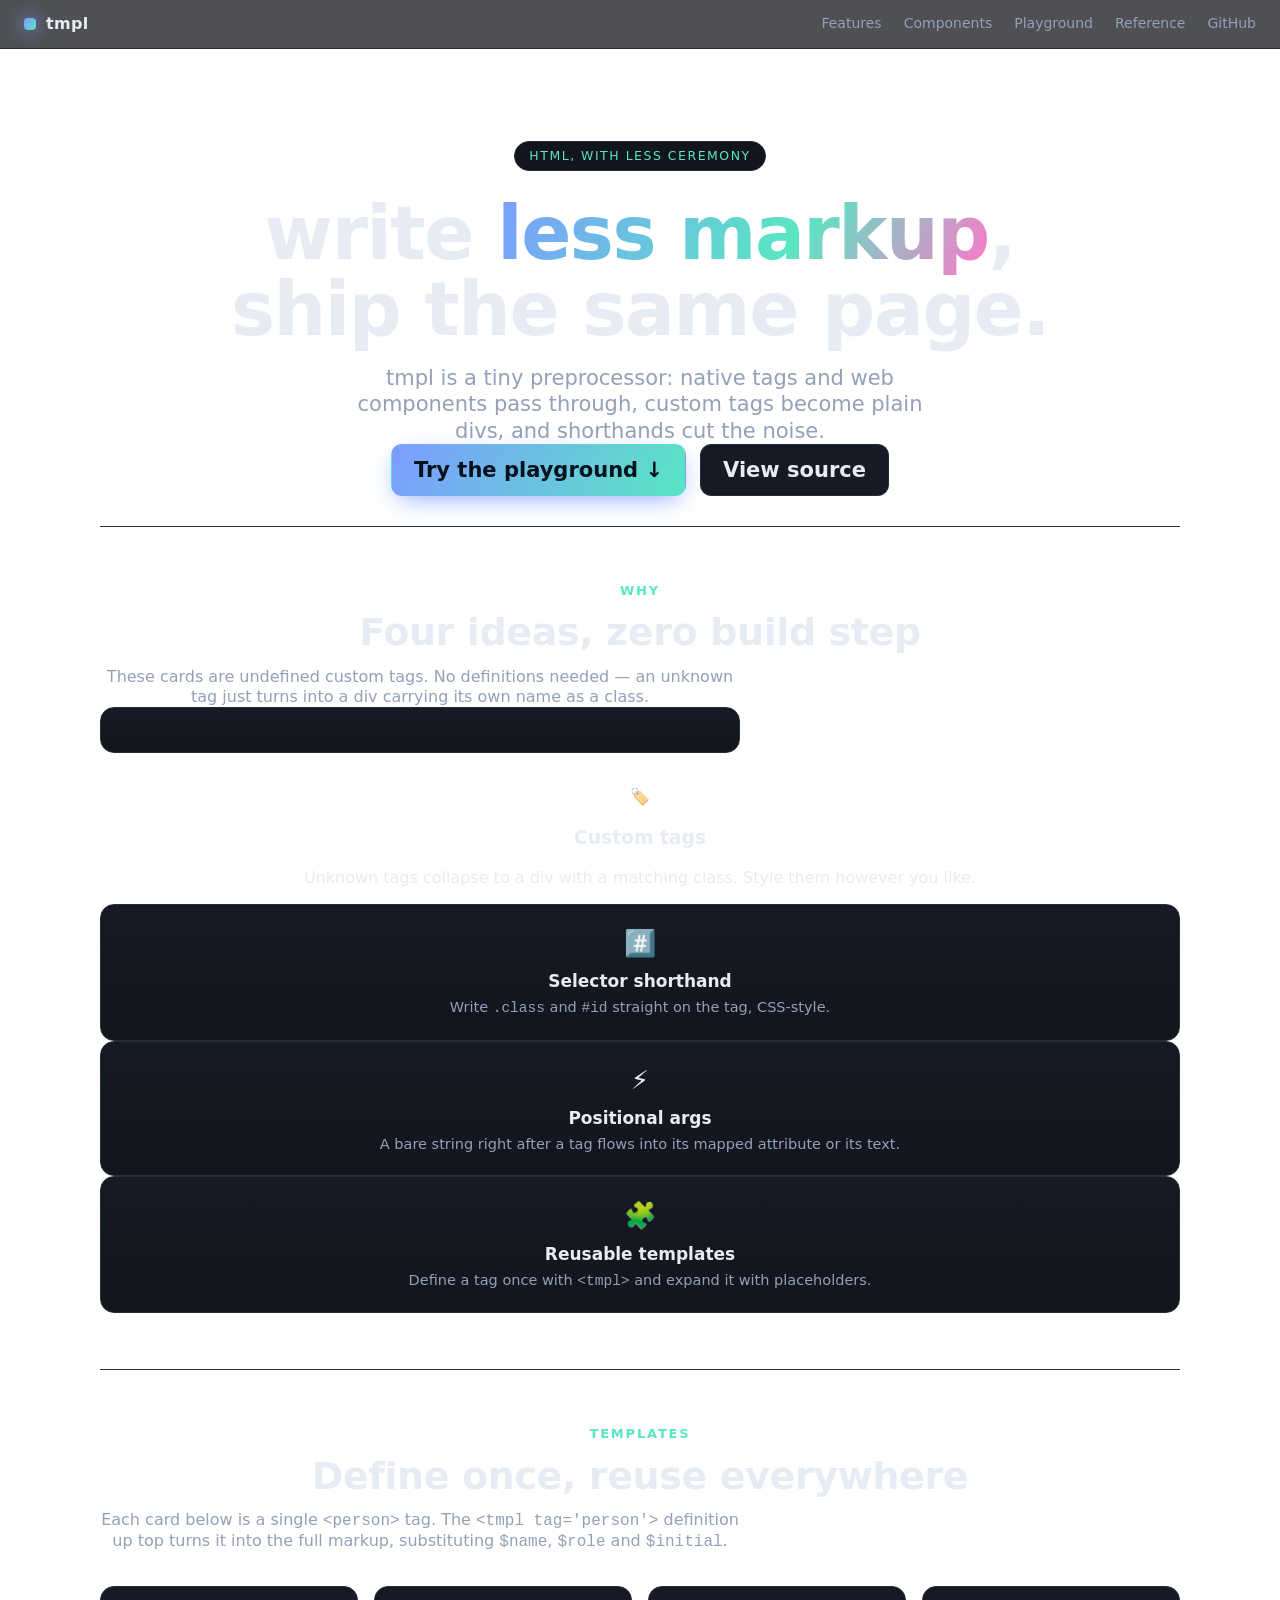
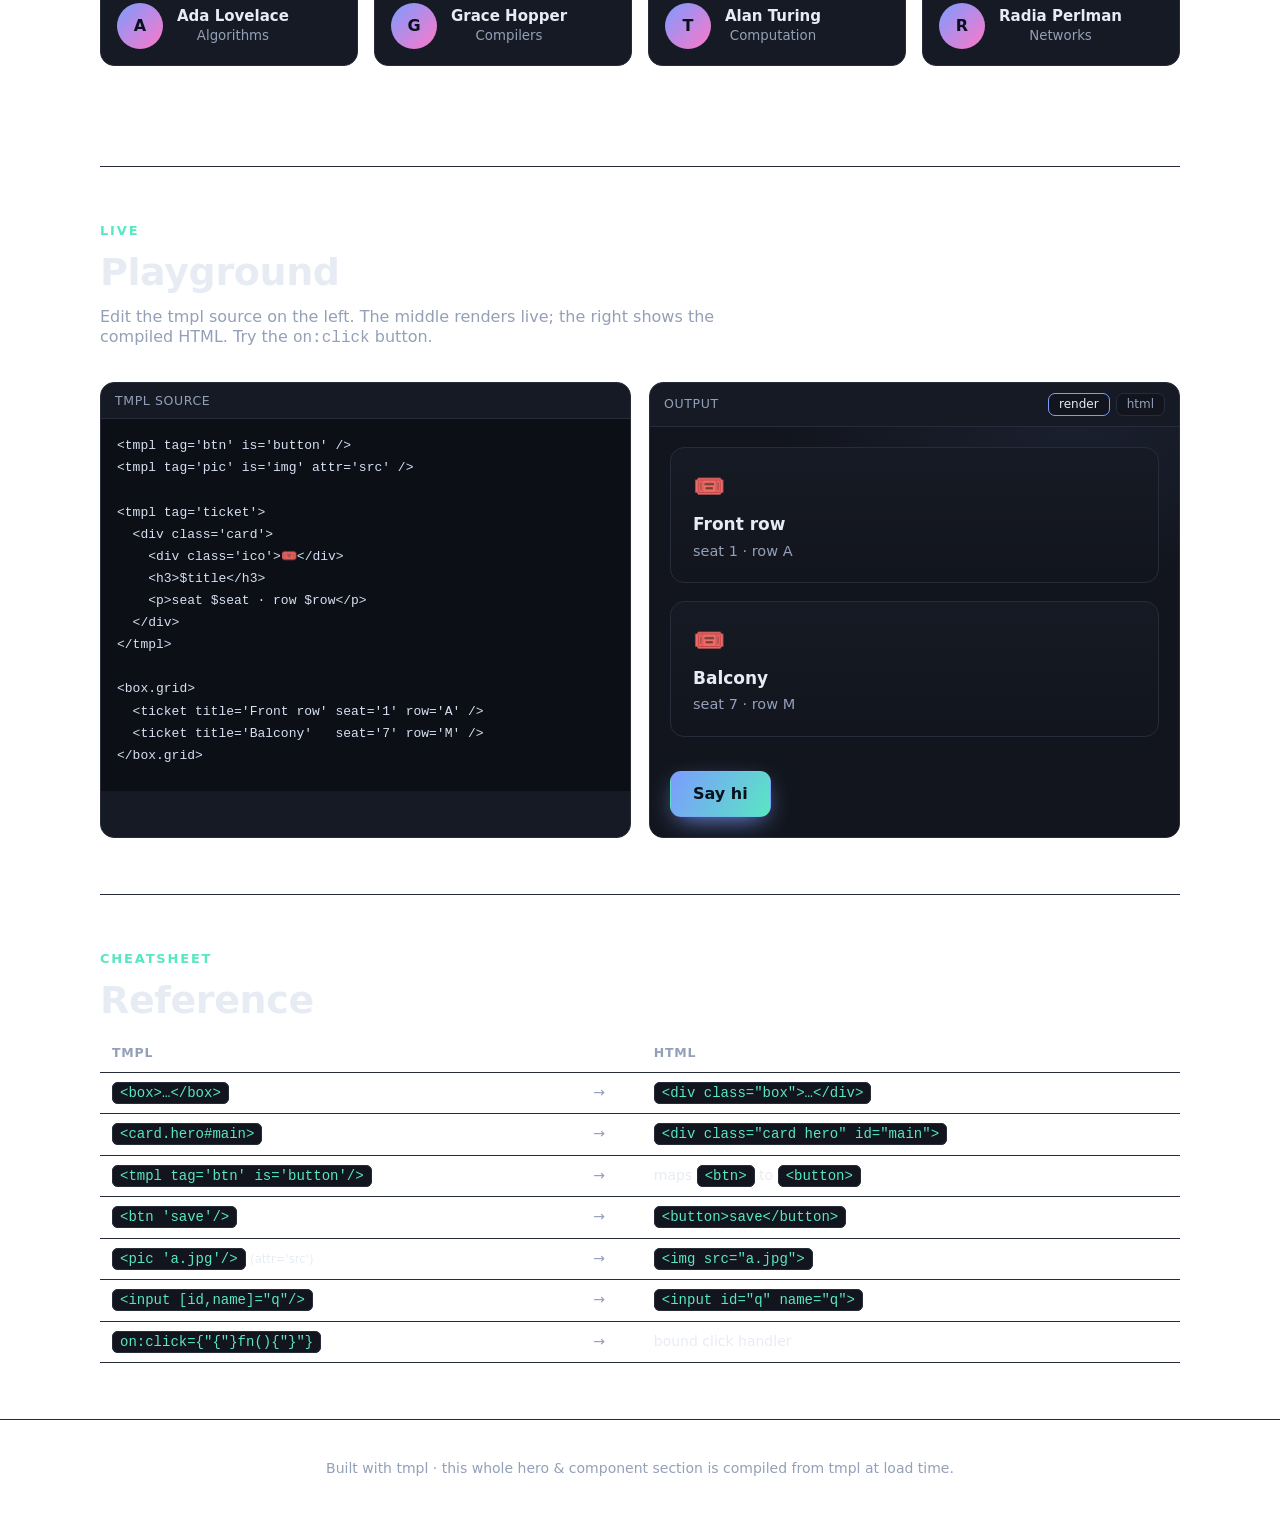
<file: index.html>
<!doctype html>
<html lang="en">
<head>
<meta charset="utf-8" />
<meta name="viewport" content="width=device-width, initial-scale=1" />
<title>tmpl — showcase</title>
<link rel="stylesheet" href="./index.css" />
<link rel="stylesheet" href="./tmpl.css" />
</head>
<body>

<nav class="nav">
  <div class="brand"><span class="dot"></span> tmpl</div>
  <div class="links">
    <a href="#features">Features</a>
    <a href="#components">Components</a>
    <a href="#playground">Playground</a>
    <a href="#reference">Reference</a>
    <a href="https://github.com/pulgasari/tmpl">GitHub</a>
  </div>
</nav>

<!-- =========================================================
     Everything below is written in tmpl, not HTML. It lives inside a
     <tmpl-root> web component, which self-upgrades and renders itself —
     no manual render() call. The inner <script type="text/tmpl"> keeps
     the source as raw text so the browser's parser can't mangle the
     shorthands (this also works from file://). To load from a separate
     file instead, use <tmpl-root src="app.tmpl"></tmpl-root> and serve it.
     ========================================================= -->

<script type="text/tmpl">

  <!-- define custom tags: shorthand mappings -->
  <tmpl tag='btn'  is='button' />
  <tmpl tag='href' is='a'       attr='href' />

  <!-- define a custom tag by template ($role / $name are attributes) -->
  <tmpl tag='person'>
    <div class='avatar'>
      <span class='ring'>$initial</span>
      <div>
        <b>$name</b>
        <small>$role</small>
      </div>
    </div>
  </tmpl>

  <div class='wrap'>

    <!-- HERO: undefined <hero> tag becomes <div class="hero"> -->
    <hero>
      <span class='badge'>html, with less ceremony</span>
      <h1>write <span class='g'>less markup</span>,<br/>ship the same page.</h1>
      <p.lede>
        tmpl is a tiny preprocessor: native tags and web components pass through,
        custom tags become plain divs, and shorthands cut the noise.
      </p.lede>
      <cta>
        <btn.btn.primary 'Try the playground ↓' on:click={location.hash='#playground'} />
        <href.btn.ghost 'https://github.com/pulgasari/tmpl'>View source</href.btn.ghost>
      </cta>
    </hero>

    <!-- FEATURES: <box> and <card> are undefined -> divs -->
    <section#features>
      <p.eyebrow>Why</p.eyebrow>
      <h2.title>Four ideas, zero build step</h2>
      <p.section-lede>These cards are undefined custom tags. No definitions needed — an unknown tag just turns into a div carrying its own name as a class.</p.section-lede>
      <box.grid>
        <card>
          <div.ico>🏷️</div>
          <h3>Custom tags</h3>
          <p>Unknown tags collapse to a div with a matching class. Style them however you like.</p>
        </card>
        <card>
          <div.ico>#️⃣</div>
          <h3>Selector shorthand</h3>
          <p>Write <code>.class</code> and <code>#id</code> straight on the tag, CSS-style.</p>
        </card>
        <card>
          <div.ico>⚡</div>
          <h3>Positional args</h3>
          <p>A bare string right after a tag flows into its mapped attribute or its text.</p>
        </card>
        <card>
          <div.ico>🧩</div>
          <h3>Reusable templates</h3>
          <p>Define a tag once with <code>&lt;tmpl&gt;</code> and expand it with placeholders.</p>
        </card>
      </box.grid>
    </section>

    <!-- COMPONENTS: template-defined <person> tag, expanded with placeholders -->
    <section#components>
      <p.eyebrow>Templates</p.eyebrow>
      <h2.title>Define once, reuse everywhere</h2>
      <p.section-lede>Each card below is a single <code>&lt;person&gt;</code> tag. The <code>&lt;tmpl tag='person'&gt;</code> definition up top turns it into the full markup, substituting <code>$name</code>, <code>$role</code> and <code>$initial</code>.</p>
      <box.people>
        <person name='Ada Lovelace'   role='Algorithms'   initial='A' />
        <person name='Grace Hopper'   role='Compilers'    initial='G' />
        <person name='Alan Turing'    role='Computation'  initial='T' />
        <person name='Radia Perlman'  role='Networks'     initial='R' />
      </box.people>
    </section>

  </div>
</script>

<!-- ================= PLAYGROUND (plain HTML, driven by the runtime) ================= -->
<div class="wrap">
  <section id="playground">
    <p class="eyebrow">Live</p>
    <h2 class="title">Playground</h2>
    <p class="section-lede">Edit the tmpl source on the left. The middle renders live; the right shows the compiled HTML. Try the <code>on:click</code> button.</p>
    <div class="play">
      <div class="pane">
        <div class="head"><span>tmpl source</span></div>
        <textarea id="src" spellcheck="false"></textarea>
      </div>
      <div class="pane">
        <div class="head">
          <span>output</span>
          <div class="tabs">
            <button id="tab-render" class="on" type="button">render</button>
            <button id="tab-html" type="button">html</button>
          </div>
        </div>
        <div class="preview" id="preview"></div>
        <pre class="out hidden" id="htmlout"></pre>
      </div>
    </div>
  </section>

  <!-- ================= REFERENCE ================= -->
  <section id="reference">
    <p class="eyebrow">Cheatsheet</p>
    <h2 class="title">Reference</h2>
    <table class="ref">
      <thead><tr><th>tmpl</th><th class="arrow"></th><th>html</th></tr></thead>
      <tbody>
        <tr><td><code>&lt;box&gt;…&lt;/box&gt;</code></td><td class="arrow">→</td><td><code>&lt;div class="box"&gt;…&lt;/div&gt;</code></td></tr>
        <tr><td><code>&lt;card.hero#main&gt;</code></td><td class="arrow">→</td><td><code>&lt;div class="card hero" id="main"&gt;</code></td></tr>
        <tr><td><code>&lt;tmpl tag='btn' is='button'/&gt;</code></td><td class="arrow">→</td><td>maps <code>&lt;btn&gt;</code> to <code>&lt;button&gt;</code></td></tr>
        <tr><td><code>&lt;btn 'save'/&gt;</code></td><td class="arrow">→</td><td><code>&lt;button&gt;save&lt;/button&gt;</code></td></tr>
        <tr><td><code>&lt;pic 'a.jpg'/&gt;</code> <small>(attr='src')</small></td><td class="arrow">→</td><td><code>&lt;img src="a.jpg"&gt;</code></td></tr>
        <tr><td><code>&lt;input [id,name]="q"/&gt;</code></td><td class="arrow">→</td><td><code>&lt;input id="q" name="q"&gt;</code></td></tr>
        <tr><td><code>on:click={"{"}fn(){"}"}</code></td><td class="arrow">→</td><td>bound click handler</td></tr>
      </tbody>
    </table>
  </section>
</div>

<footer>
  <div class="wrap">Built with tmpl · this whole hero &amp; component section is compiled from tmpl at load time.</div>
</footer>

<div class="toast" id="toast"></div>

<!-- ============================================================
     Runtime lives in /lib/*.js (ES modules). Importing tmpl.js
     auto-registers the <tmpl-root> web component, which renders the
     showcase above. Served over http(s) - e.g. GitHub Pages - so the
     module import resolves; opening the file via file:// won't (module
     CORS). For a no-server preview, `python3 -m http.server` then open
     http://localhost:8000/.
     ============================================================ -->
<script type="module">
  import { compile, render } from './lib/tmpl.js';

  // ---- playground ----
  const demo = [
    "<tmpl tag='btn' is='button' />",
    "<tmpl tag='pic' is='img' attr='src' />",
    "",
    "<tmpl tag='ticket'>",
    "  <div class='card'>",
    "    <div class='ico'>\u{1F39F}\uFE0F</div>",
    "    <h3>$title</h3>",
    "    <p>seat $seat \u00B7 row $row</p>",
    "  </div>",
    "</tmpl>",
    "",
    "<box.grid>",
    "  <ticket title='Front row' seat='1' row='A' />",
    "  <ticket title='Balcony'   seat='7' row='M' />",
    "</box.grid>",
    "",
    "<div style='margin-top:16px'>",
    "  <btn.btn.primary 'Say hi' on:click={alert('moin! \u{1F44B}')} />",
    "</div>"
  ].join("\n");

  const src     = document.getElementById('src');
  const preview = document.getElementById('preview');
  const htmlout = document.getElementById('htmlout');
  const tabR    = document.getElementById('tab-render');
  const tabH    = document.getElementById('tab-html');

  function run () {
    try {
      render(src.value, preview);
      htmlout.textContent = compile(src.value);
    } catch (e) {
      preview.innerHTML = '<pre style="color:#ff8fa3">' + String(e) + '</pre>';
    }
  }
  src.value = demo;
  src.addEventListener('input', run);
  tabR.addEventListener('click', () => {
    tabR.classList.add('on'); tabH.classList.remove('on');
    preview.classList.remove('hidden'); htmlout.classList.add('hidden');
  });
  tabH.addEventListener('click', () => {
    tabH.classList.add('on'); tabR.classList.remove('on');
    htmlout.classList.remove('hidden'); preview.classList.add('hidden');
  });
  run();
</script>
</body>
</html>
</file>
<file: index.css>
@import url('https://code.pulgasari.dev/aufbau/css/aufbau.css');
@import url('https://code.pulgasari.dev/aufbau/css/themes/zombie.css');
@import url('https://code.pulgasari.dev/aufbau/css/skins/monochrome.css');

:root {
  --bg:      #0b0d12;
  --bg-2:    #12151d;
  --panel:   #161a24;
  --border:  #262c3a;
  --text:    #e7ecf4;
  --muted:   #93a0b8;
  --accent:  #7c9cff;
  --accent-2:#59e6c3;
  --pink:    #ff77c8;
  --amber:   #ffce6b;
  --radius:  14px;
  --mono: ui-monospace, "SF Mono", "JetBrains Mono", "Fira Code", Menlo, Consolas, monospace;
  --sans: system-ui, -apple-system, "Segoe UI", Roboto, Helvetica, Arial, sans-serif;
}

/*
* { box-sizing: border-box; margin: 0; padding: 0; }
*/

html, body { height: 100dvh; }
#app > * { padding: 1rem; }


html { scroll-behavior: smooth; }
body {
  margin: 0;
  font-family: var(--sans);
  color: var(--text);
  line-height: 1.25;
  -webkit-font-smoothing: antialiased;
}
a { color: var(--accent); text-decoration: none; }
a:hover { text-decoration: underline; }
code, pre { font-family: var(--mono); }

.wrap { max-width: 1080px; margin: 0 auto; padding: 0 24px; }

/* ---- top nav ---- */
.nav {
  position: sticky; top: 0; z-index: 20;
  display: flex; align-items: center; justify-content: space-between;
  padding: 14px 24px;
  backdrop-filter: blur(10px);
  background: rgba(11,13,18,.72);
  border-bottom: 1px solid var(--border);
}
.brand { display: flex; align-items: center; gap: 10px; font-weight: 700; letter-spacing: .3px; }
.brand .dot { width: 12px; height: 12px; border-radius: 4px;
  background: linear-gradient(135deg, var(--accent), var(--accent-2)); box-shadow: 0 0 18px var(--accent); }
.nav .links { display: flex; gap: 22px; font-size: 14px; color: var(--muted); }
.nav .links a { color: var(--muted); }
@media (max-width: 640px){ .nav .links { display: none; } }

/* ---- hero ---- */
.hero { text-align: center; padding: 92px 0 44px; }
.badge {
  display: inline-block; font-size: 12.5px; letter-spacing: .12em; text-transform: uppercase;
  color: var(--accent-2); border: 1px solid var(--border); border-radius: 999px;
  padding: 6px 14px; margin-bottom: 24px; background: var(--bg-2);
}
.hero h1 { font-size: clamp(38px, 7vw, 74px); line-height: 1.03; margin: 0 0 18px; font-weight: 800; letter-spacing: -.02em; }
.hero h1 .g {
  background: linear-gradient(120deg, var(--accent), var(--accent-2) 60%, var(--pink));
  -webkit-background-clip: text; background-clip: text; color: transparent;
}
.hero p.lede { font-size: clamp(16px, 2.4vw, 21px); color: var(--muted); max-width: 620px; margin: 0 auto 30px; }
.cta { display: flex; gap: 14px; justify-content: center; flex-wrap: wrap; }
.btn {
  font: inherit; font-weight: 600; cursor: pointer; border: 1px solid transparent;
  padding: 12px 22px; border-radius: 11px; transition: transform .12s ease, box-shadow .12s ease, background .2s;
}
.btn:active { transform: translateY(1px) scale(.99); }
.btn.primary { color: #08111e; background: linear-gradient(120deg, var(--accent), var(--accent-2));
  box-shadow: 0 8px 26px -8px var(--accent); }
.btn.primary:hover { box-shadow: 0 12px 34px -8px var(--accent); }
.btn.ghost { color: var(--text); background: var(--panel); border-color: var(--border); }
.btn.ghost:hover { border-color: var(--accent); }

/* ---- generic sections ---- */
section { padding: 56px 0; border-top: 1px solid var(--border); }
.eyebrow { color: var(--accent-2); font-weight: 600; font-size: 13px; letter-spacing: .14em; text-transform: uppercase; margin: 0 0 10px; }
h2.title { font-size: clamp(26px, 4vw, 38px); margin: 0 0 10px; letter-spacing: -.01em; }
.section-lede { color: var(--muted); max-width: 640px; margin: 0 0 34px; }

/* ---- feature grid (rendered from tmpl custom tags) ---- */
.grid { display: grid; grid-template-columns: repeat(auto-fit, minmax(240px, 1fr)); gap: 18px; }
.card {
  background: linear-gradient(180deg, var(--panel), var(--bg-2));
  border: 1px solid var(--border); border-radius: var(--radius);
  padding: 22px; transition: transform .15s ease, border-color .2s;
}
.card:hover { transform: translateY(-3px); border-color: var(--accent); }
.card .ico { font-size: 26px; margin-bottom: 12px; }
.card h3 { margin: 0 0 6px; font-size: 17px; }
.card p { margin: 0; color: var(--muted); font-size: 14.5px; }

/* ---- people / template-defined component ---- */
.people { display: grid; grid-template-columns: repeat(auto-fit, minmax(200px,1fr)); gap: 16px; }
.avatar { display: flex; align-items: center; gap: 14px; background: var(--panel);
  border: 1px solid var(--border); border-radius: var(--radius); padding: 16px; }
.avatar .ring { width: 46px; height: 46px; border-radius: 50%; flex: 0 0 auto;
  display: grid; place-items: center; font-weight: 700; color: #08111e;
  background: linear-gradient(135deg, var(--accent), var(--pink)); }
.avatar b { display: block; font-size: 15px; }
.avatar small { color: var(--muted); }

/* ---- code / playground ---- */
.play { display: grid; grid-template-columns: 1fr 1fr; gap: 18px; }
@media (max-width: 820px){ .play { grid-template-columns: 1fr; } }
.pane { background: var(--panel); border: 1px solid var(--border); border-radius: var(--radius); overflow: hidden; display: flex; flex-direction: column; }
.pane .head { display: flex; align-items: center; justify-content: space-between;
  padding: 10px 14px; border-bottom: 1px solid var(--border); font-size: 12.5px; color: var(--muted); letter-spacing: .05em; text-transform: uppercase; }
.pane .head .tabs { display: flex; gap: 6px; text-transform: none; letter-spacing: 0; }
.pane .head button { font: inherit; font-size: 12px; padding: 3px 10px; border-radius: 7px; cursor: pointer;
  background: var(--bg-2); color: var(--muted); border: 1px solid var(--border); }
.pane .head button.on { color: var(--text); border-color: var(--accent); }
textarea#src {
  width: 100%; min-height: 340px; resize: vertical; border: 0; outline: 0;
  background: #0c0f16; color: #d7e0f2; font-family: var(--mono); font-size: 13px; line-height: 1.7; padding: 16px;
  tab-size: 2;
}
.preview { padding: 20px; min-height: 340px; background:
  radial-gradient(500px 260px at 80% 0, rgba(124,156,255,.08), transparent 60%), var(--bg-2); overflow: auto; }
pre.out { margin: 0; padding: 16px; overflow: auto; min-height: 340px; background: #0c0f16;
  color: #b9c6df; font-size: 12.5px; line-height: 1.6; white-space: pre; }
.preview.hidden, pre.out.hidden { display: none; }

/* ---- reference table ---- */
table.ref { width: 100%; border-collapse: collapse; font-size: 14px; }
table.ref th, table.ref td { text-align: left; padding: 11px 12px; border-bottom: 1px solid var(--border); vertical-align: top; }
table.ref th { color: var(--muted); font-weight: 600; font-size: 12.5px; text-transform: uppercase; letter-spacing: .06em; }
table.ref td code { background: var(--bg-2); border: 1px solid var(--border); border-radius: 6px; padding: 2px 7px; color: var(--accent-2); }
table.ref td.arrow { color: var(--muted); }

footer { border-top: 1px solid var(--border); padding: 40px 0 64px; color: var(--muted); font-size: 14px; text-align: center; }
.toast { position: fixed; left: 50%; bottom: 26px; transform: translate(-50%, 30px);
  background: var(--accent); color: #08111e; font-weight: 600; padding: 11px 20px; border-radius: 11px;
  opacity: 0; transition: transform .25s ease, opacity .25s ease; z-index: 40; box-shadow: 0 10px 30px -8px var(--accent); }
.toast.show { transform: translate(-50%, 0); opacity: 1; }
</file>
<file: tmpl.css>
.column { display: flex; flex-flow: column; }
.row    { display: flex; flex-flow: row; }
</file>
